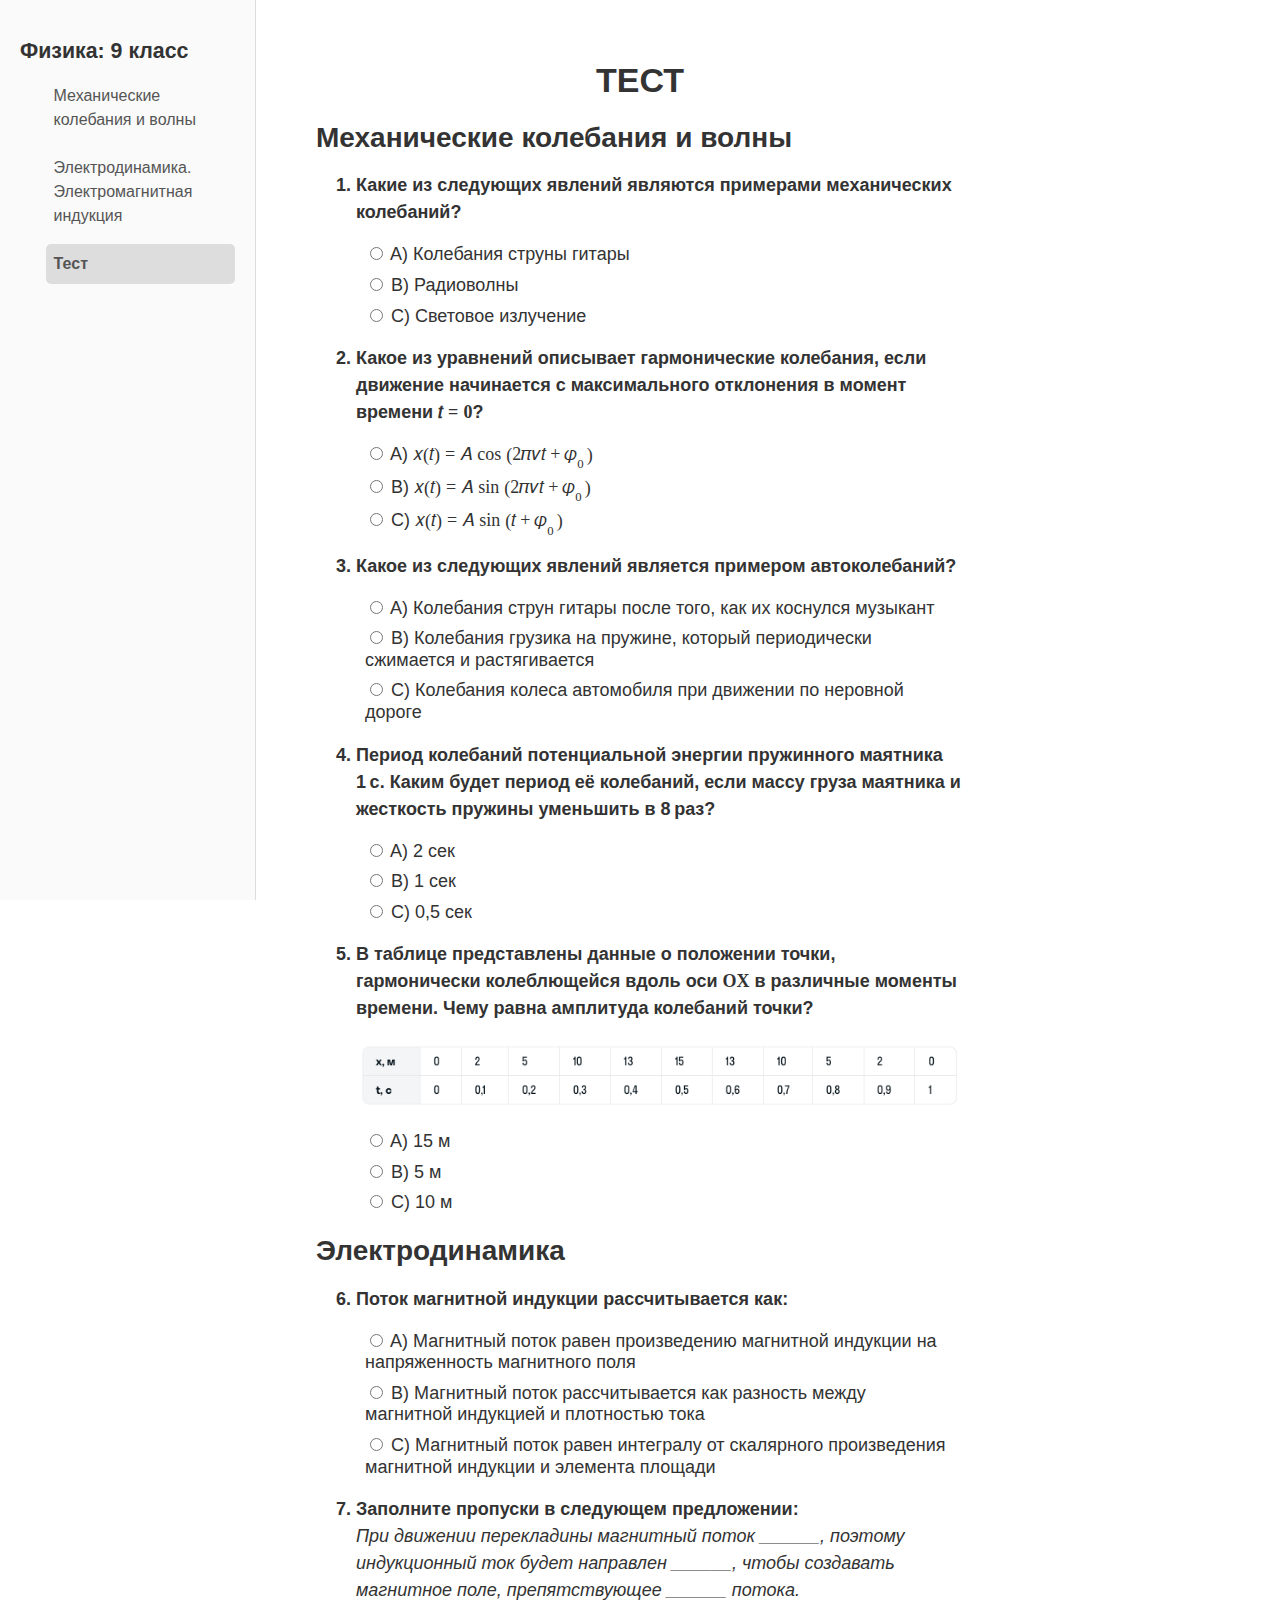
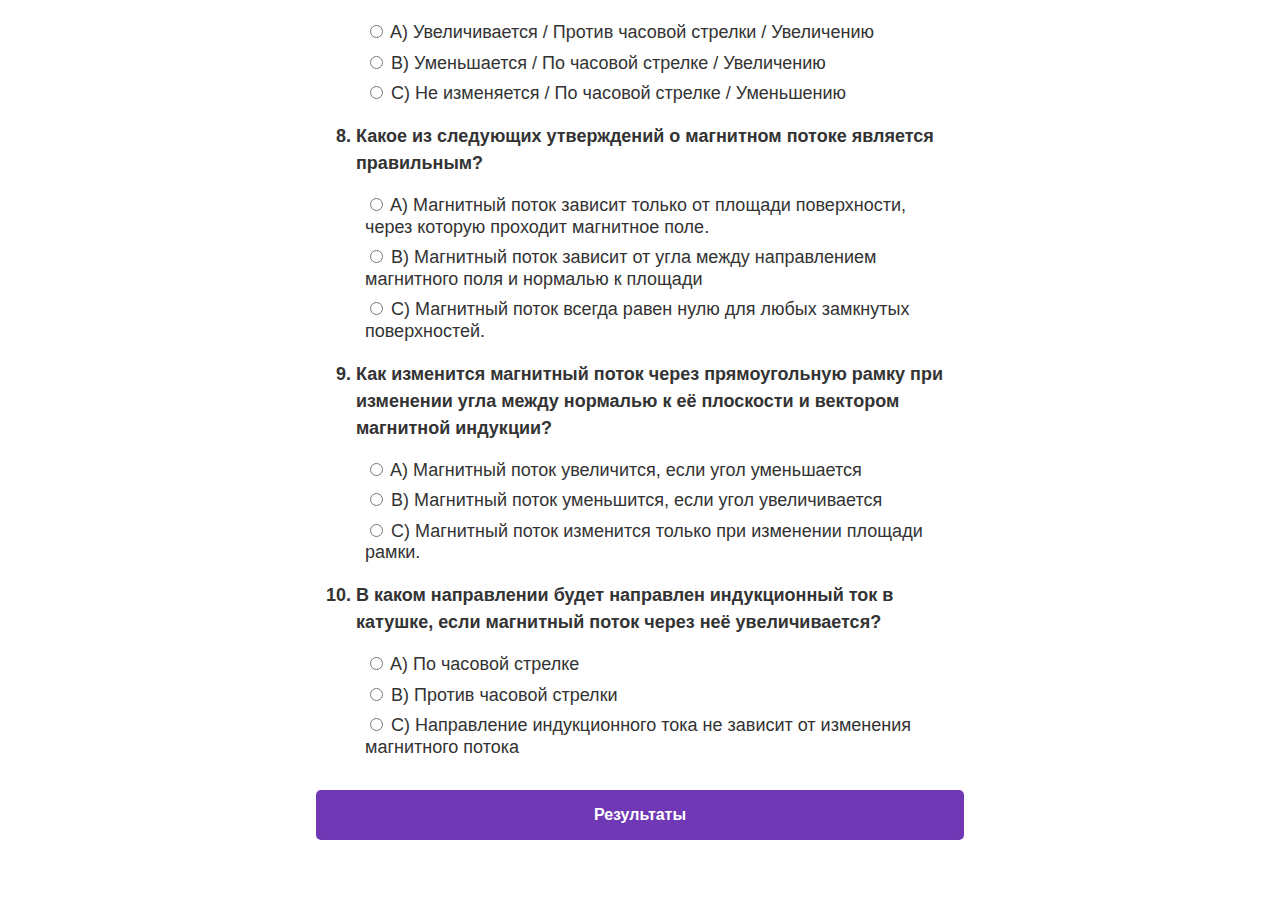
<file: test.html>
<!DOCTYPE html>
<html lang="ru">
  <head>
    <meta charset="UTF-8" />
    <meta name="viewport" content="width=device-width, initial-scale=1.0" />
    <title>Тест на знание пройденного материала</title>
    <link rel="stylesheet" href="styles/styles.css" />
    <link rel="stylesheet" href="styles/test.css" />
    <script defer src="scripts/main.js"></script>
  </head>

  <body>
    <div class="container">
      <!-- Left Sidebar -->
      <nav class="sidebar">
        <h3>Физика: 9 класс</h3>
        <ul>
          <li><a href="index.html">Механические колебания и волны</a></li>
          <li>
            <a href="other.html">Электродинамика. Электромагнитная индукция</a>
          </li>
          <li class="active"><a href="">Тест</a></li>
        </ul>
      </nav>

      <!-- Main Content -->
      <main class="content">
        <!-- Quiz Section -->
        <div id="quiz">
          <h1>ТЕСТ</h1>

          <!-- Mechanical oscillation -->

          <h2>Механические колебания и волны</h2>
          <form id="quiz-form">
            <ol class="questions">
              <li class="question">Какие из следующих явлений являются примерами механических колебаний?</li>
              <div class="answers">
                <label for="1A">
                  <input type="radio" id="1A" name="1" value="A" /> A&rpar; Колебания струны гитары
                </label>
                <label for="1B"> <input type="radio" id="1B" name="1" value="B" /> B&rpar; Радиоволны </label>
                <label for="1C"> <input type="radio" id="1C" name="1" value="C" /> C&rpar; Световое излучение </label>
              </div>

              <li class="question">
                Какое из уравнений описывает гармонические колебания, если движение начинается с максимального
                отклонения в момент времени
                <span class="formula inline">
                  <math><mi>t</mi><mo>=</mo><mn>0</mn></math>
                  <span>?</span>
                </span>
              </li>
              <div class="answers">
                <label for="2A">
                  <input type="radio" id="2A" name="2" value="A" /> A&rpar;
                  <span class="formula inline">
                    <math>
                      <mi>x</mi><mo>(</mo><mi>t</mi><mo>)</mo>
                      <mo>=</mo>
                      <mi>A</mi>
                      <mo>cos</mo>
                      <mo>(</mo><mn>2</mn><mi>&pi;</mi><mi>&nu;</mi><mi>t</mi>
                      <mo>+</mo>
                      <msub> <mi>&phi;</mi><mn>0</mn> </msub>
                      <mo>)</mo>
                    </math>
                  </span>
                </label>
                <label for="2B">
                  <input type="radio" id="2B" name="2" value="B" /> B&rpar;
                  <span class="formula inline">
                    <math>
                      <mi>x</mi><mo>(</mo><mi>t</mi><mo>)</mo>
                      <mo>=</mo>
                      <mi>A</mi>
                      <mo>sin</mo>
                      <mo>(</mo><mn>2</mn><mi>&pi;</mi><mi>&nu;</mi><mi>t</mi>
                      <mo>+</mo>
                      <msub> <mi>&phi;</mi><mn>0</mn> </msub>
                      <mo>)</mo>
                    </math>
                  </span>
                </label>
                <label for="2C">
                  <input type="radio" id="2C" name="2" value="C" /> C&rpar;
                  <span class="formula inline">
                    <math>
                      <mi>x</mi><mo>(</mo><mi>t</mi><mo>)</mo>
                      <mo>=</mo>
                      <mi>A</mi>
                      <mo>sin</mo>
                      <mo>(</mo><mi>t</mi>
                      <mo>+</mo>
                      <msub> <mi>&phi;</mi><mn>0</mn> </msub>
                      <mo>)</mo>
                    </math>
                  </span>
                </label>
              </div>

              <li class="question">Какое из следующих явлений является примером автоколебаний?</li>
              <div class="answers">
                <label for="3A">
                  <input type="radio" id="3A" name="3" value="A" /> A&rpar; Колебания струн гитары после того, как их
                  коснулся музыкант
                </label>
                <label for="3B">
                  <input type="radio" id="3B" name="3" value="B" /> B&rpar; Колебания грузика на пружине, который
                  периодически сжимается и растягивается
                </label>
                <label for="3C">
                  <input type="radio" id="3C" name="3" value="C" /> C&rpar; Колебания колеса автомобиля при движении по
                  неровной дороге
                </label>
              </div>

              <li class="question">
                Период колебаний потенциальной энергии пружинного маятника 1 с. Каким будет период её колебаний, если
                массу груза маятника и жесткость пружины уменьшить в 8 раз?
              </li>
              <div class="answers">
                <label for="4A"><input type="radio" id="4A" name="4" value="A" /> A&rpar; 2 сек</label>
                <label for="4B"><input type="radio" id="4B" name="4" value="B" /> B&rpar; 1 сек</label>
                <label for="4C"><input type="radio" id="4C" name="4" value="C" /> C&rpar; 0,5 сек</label>
              </div>

              <li class="question">
                В таблице представлены данные о положении точки, гармонически колеблющейся вдоль оси
                <span class="fornula inline">
                  <math><mi>OX</mi></math>
                </span>
                в различные моменты времени. Чему равна амплитуда колебаний точки?
              </li>
              <figure class="img-container">
                <img src="pics/test/question5.webp" alt="Таблица данных" />
              </figure>
              <div class="answers">
                <label for="5A"><input type="radio" id="5A" name="5" value="A" /> A&rpar; 15 м</label>
                <label for="5B"><input type="radio" id="5B" name="5" value="B" /> B&rpar; 5 м</label>
                <label for="5C"><input type="radio" id="5C" name="5" value="C" /> C&rpar; 10 м</label>
              </div>
            </ol>

            <!-- Electromagnetism -->

            <h2>Электродинамика</h2>
            <ol class="questions" start="6">
              <li class="question">Поток магнитной индукции рассчитывается как:</li>
              <div class="answers">
                <label for="6A">
                  <input type="radio" id="6A" name="6" value="A" /> A&rpar; Магнитный поток равен произведению магнитной
                  индукции на напряженность магнитного поля
                </label>
                <label for="6B">
                  <input type="radio" id="6B" name="6" value="B" /> B&rpar; Магнитный поток рассчитывается как разность
                  между магнитной индукцией и плотностью тока
                </label>
                <label for="6C">
                  <input type="radio" id="6C" name="6" value="C" /> C&rpar; Магнитный поток равен интегралу от
                  скалярного произведения магнитной индукции и элемента площади
                </label>
              </div>

              <li class="question">
                Заполните пропуски в следующем предложении:
                <br />
                <span class="task">
                  При движении перекладины магнитный поток ______, поэтому индукционный ток будет направлен ______,
                  чтобы создавать магнитное поле, препятствующее ______ потока.
                </span>
              </li>
              <div class="answers">
                <label for="7A">
                  <input type="radio" id="7A" name="7" value="A" /> A&rpar; Увеличивается / Против часовой стрелки /
                  Увеличению
                </label>
                <label for="7B">
                  <input type="radio" id="7B" name="7" value="B" /> B&rpar; Уменьшается / По часовой стрелке /
                  Увеличению
                </label>
                <label for="7C">
                  <input type="radio" id="7C" name="7" value="C" /> C&rpar; Не изменяется / По часовой стрелке /
                  Уменьшению
                </label>
              </div>

              <li class="question">Какое из следующих утверждений о магнитном потоке является правильным?</li>
              <div class="answers">
                <label for="8A">
                  <input type="radio" id="8A" name="8" value="A" /> A&rpar; Магнитный поток зависит только от площади
                  поверхности, через которую проходит магнитное поле.
                </label>
                <label for="8B">
                  <input type="radio" id="8B" name="8" value="B" /> B&rpar; Магнитный поток зависит от угла между
                  направлением магнитного поля и нормалью к площади
                </label>
                <label for="8C">
                  <input type="radio" id="8C" name="8" value="C" /> C&rpar; Магнитный поток всегда равен нулю для любых
                  замкнутых поверхностей.
                </label>
              </div>

              <li class="question">
                Как изменится магнитный поток через прямоугольную рамку при изменении угла между нормалью к её плоскости
                и вектором магнитной индукции?
              </li>
              <div class="answers">
                <label for="9A">
                  <input type="radio" id="9A" name="9" value="A" /> A&rpar; Магнитный поток увеличится, если угол
                  уменьшается
                </label>
                <label for="9B">
                  <input type="radio" id="9B" name="9" value="B" /> B&rpar; Магнитный поток уменьшится, если угол
                  увеличивается
                </label>
                <label for="9C">
                  <input type="radio" id="9C" name="9" value="C" /> C&rpar; Магнитный поток изменится только при
                  изменении площади рамки.
                </label>
              </div>

              <li class="question">
                В каком направлении будет направлен индукционный ток в катушке, если магнитный поток через неё
                увеличивается?
              </li>
              <div class="answers">
                <label for="10A">
                  <input type="radio" id="10A" name="10" value="A" /> A&rpar; По часовой стрелке
                </label>
                <label for="10B">
                  <input type="radio" id="10B" name="10" value="B" /> B&rpar; Против часовой стрелки
                </label>
                <label for="10C">
                  <input type="radio" id="10C" name="10" value="C" /> C&rpar; Направление индукционного тока не зависит
                  от изменения магнитного потока
                </label>
              </div>
            </ol>

            <button type="submit">Результаты</button>
          </form>
        </div>

        <!-- Results Section -->
        <div id="results">
          <h1>РЕЗУЛЬТАТ</h1>
          <p><b>Правильных ответов:</b> <span id="count">0</span> / 10 (<span id="percentage">0</span>%)</p>
          <div id="themes-repeat">
            <h2>Советуем повторить следующие темы:</h2>
            <h3 class="1 3"><a href="index.html#oscillations-types" target="_blank">Свободные и вынужденные колебания</a></h3>
            <h3 class="2 5"><a href="index.html#harmonic-oscillations" target="_blank">Гармонические колебания. Энергия гармонических колебаний</a></h3>
            <h3 class="4"><a href="index.html#spring-pendulum" target="_blank">Пружинный маятник</a></h3>
            <h3 class="6 8 9"><a href="other.html#magnetic-flux" target="_blank">Магнитный поток</a></h3>
            <h3 class="7 10"><a href="other.html#electromagnetic-induction" target="_blank">Явление электромагнитной индукции</a></h3>
          </div>
        </di>
      </main>
    </div>
  </body>
</html>
</file>
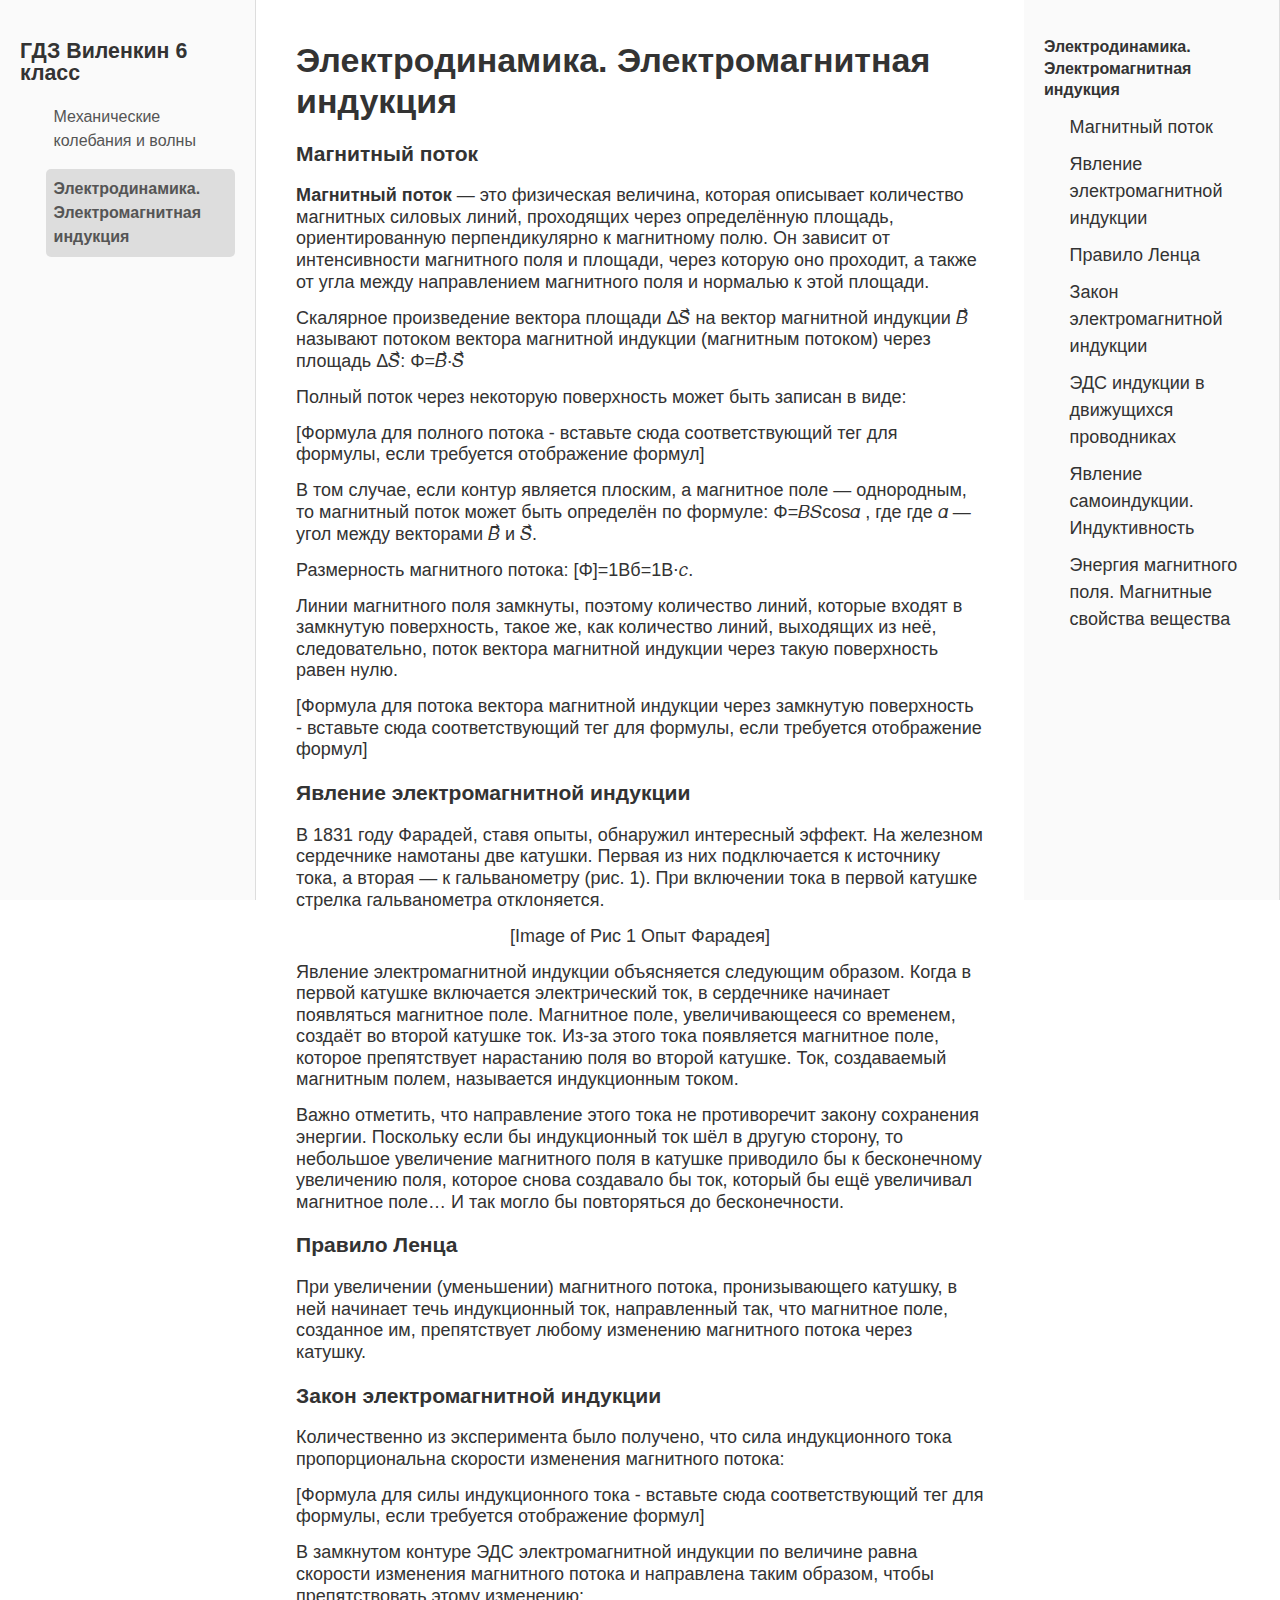
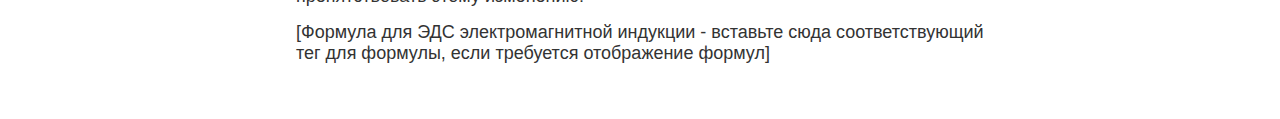
<file: electro/topic21.html>
<!DOCTYPE html>
<html lang="ru">
<head>
    <link rel="stylesheet" href="../styles/styles.css" />
    <meta charset="utf-8" />
    <title>Электродинамика. Электромагнитная индукция</title>
</head>
<body>
    <div class="container">
        <nav class="sidebar">
            <h3>ГДЗ Виленкин 6 класс</h3>
            <ul>
                <li><a href="../index.html">Механические колебания и волны</a></li>
                <li class="active"><a href="#">Электродинамика. Электромагнитная индукция</a></li>
            </ul>
        </nav>

        <main class="content">
            <h1>Электродинамика. Электромагнитная индукция</h1>

            <h3 id="magnet-potok" >Магнитный поток</h3>
            <p>
                <strong>Магнитный поток</strong> — это физическая величина, которая описывает
                количество магнитных силовых линий, проходящих через определённую площадь,
                ориентированную перпендикулярно к магнитному полю. Он зависит от интенсивности
                магнитного поля и площади, через которую оно проходит, а также от угла между
                направлением магнитного поля и нормалью к этой площади.
            </p>

            <p>
                Скалярное
                произведение вектора площади Δ𝑆⃗ на вектор
                магнитной индукции 𝐵⃗ называют
                потоком вектора магнитной индукции (магнитным потоком) через площадь
                Δ𝑆⃗: Φ=𝐵⃗⋅𝑆⃗
            </p>

            <p>
                Полный поток через
                некоторую поверхность может быть записан в виде:
            </p>
            <p>
                [Формула для полного потока -  вставьте сюда соответствующий тег для формулы, если требуется отображение формул]
            </p>

            <p>
                В том случае, если
                контур является плоским, а магнитное поле — однородным, то магнитный поток
                может быть определён по формуле:
                Φ=𝐵𝑆cos𝛼 ,
                где где 𝛼 — угол
                между векторами 𝐵⃗ и 𝑆⃗.
            </p>

            <p>
                Размерность магнитного потока:
                [Φ]=1Вб=1В⋅𝑐.
            </p>

            <p>
                Линии магнитного поля замкнуты, поэтому
                количество линий, которые входят в замкнутую поверхность, такое же, как
                количество линий, выходящих из неё, следовательно, поток вектора магнитной
                индукции через такую поверхность равен нулю.
            </p>
            <p>
                [Формула для потока вектора магнитной индукции через замкнутую поверхность -  вставьте сюда соответствующий тег для формулы, если требуется отображение формул]
            </p>
            <p>

            </p>


            <h3 id="electromag-induction" >Явление электромагнитной индукции</h3>
            <p>
                В 1831 году Фарадей, ставя опыты, обнаружил
                интересный эффект. На железном сердечнике намотаны две катушки. Первая из них
                подключается к источнику тока, а вторая — к гальванометру (рис. 1). При
                включении тока в первой катушке стрелка гальванометра отклоняется.
            </p>

            <p align="center">
                [Image of Рис 1 Опыт Фарадея]
            </p>

            <p>
                Явление электромагнитной индукции объясняется
                следующим образом. Когда в первой катушке включается электрический ток, в
                сердечнике начинает появляться магнитное поле. Магнитное поле, увеличивающееся
                со временем, создаёт во второй катушке ток. Из-за этого тока появляется
                магнитное поле, которое препятствует нарастанию поля во второй катушке. Ток,
                создаваемый магнитным полем, называется индукционным током.
            </p>
            <p>
                Важно отметить, что направление этого тока не
                противоречит закону сохранения энергии. Поскольку если бы индукционный ток шёл
                в другую сторону, то небольшое увеличение магнитного поля в катушке приводило
                бы к бесконечному увеличению поля, которое снова создавало бы ток, который бы
                ещё увеличивал магнитное поле… И так могло бы повторяться до бесконечности.
            </p>


            <h3 id="lenz-rule">Правило Ленца</h3>
            <p>
                При
                увеличении (уменьшении) магнитного потока, пронизывающего катушку, в ней
                начинает течь индукционный ток, направленный так, что магнитное поле, созданное
                им, препятствует любому изменению магнитного потока через катушку.
            </p>


            <h3 id="rule-electromag-induction" >Закон электромагнитной индукции</h3>
            <p>
                Количественно из
                эксперимента было получено, что сила индукционного тока пропорциональна
                скорости изменения магнитного потока:
            </p>
            <p>
                [Формула для силы индукционного тока -  вставьте сюда соответствующий тег для формулы, если требуется отображение формул]
            </p>
            <p>
                В
                замкнутом контуре ЭДС электромагнитной индукции по величине равна скорости
                изменения магнитного потока и направлена таким образом, чтобы препятствовать
                этому изменению:
            </p>
             <p>
                [Формула для ЭДС электромагнитной индукции -  вставьте сюда соответствующий тег для формулы, если требуется отображение формул]
            </p>
        </main>

        <aside class="right-sidebar">
            <h3>Электродинамика. Электромагнитная индукция</h3>
            <ul>
                <li class="active" ><a href="#magnet-potok">Магнитный поток</a></li>
                <li><a href="#electromag-induction">Явление электромагнитной индукции</a></li>
                <li><a href="#lenz-rule">Правило Ленца</a></li>
                <li><a href="#rule-electromag-induction">Закон электромагнитной индукции</a></li>
                <li><a href="topic22.html">ЭДС индукции в движущихся проводникаx</a></li>
                <li><a href="topic23.html">Явление самоиндукции. Индуктивность</a></li>
                <li><a href="topic24.html">Энергия магнитного поля. Магнитные свойства вещества</a></li>
            </ul>
        </aside>
    </div>
</body>
</html>
</file>
<file: styles/styles.css>
/* CSS Variables */
:root {
  --font-primary: "SF Pro Text 400", "Helvetica", "Arial", sans-serif;
  --font-heading: "SF Pro Display 700", sans-serif;
  --color-primary: #333;
  --color-secondary: #555;
  --color-background: #fafafa;
  --color-border: #ddd;
  --color-hover: #ddd;
  --color-active: #9e6700;
  --color-active-background: #fffbf2;
  --spacing-unit: 8px;
  --border-radius: 5px;
}

/* Reset and basic styles */
body,
h1,
h2,
p,
ul,
li {
  margin: 0;
  padding: 0;
  box-sizing: border-box;
}

* {
  box-sizing: border-box;
}

body {
  font-family: var(--font-primary);
  font-size: 18px;
  color: var(--color-primary);
  line-height: 1.2em;
}

/* Layout */
.container {
  display: grid;
  grid-template-columns: 1fr 3fr 1fr;
  height: 100%;
}

.sidebar,
.right-sidebar {
  width: 100%;
  padding: 20px;
  background: var(--color-background);
  overflow-y: auto;
  border-right: 1px solid var(--color-border);

  position: sticky;
  top: 0;
  height: 100vh;
  /* Чтобы на весь экран */
  overflow-y: auto;
  /* Если контент не влезает - скролл внутри сайдбара */
  align-self: start;
  /* Для grid-родителя обязательно! */

  transition: transform 0.3s;  
}

/* Sidebar (Left) */
.sidebar h3 {
  font-size: 16pt;
  margin-bottom: .5em;
  color: var(--color-primary);
}

.sidebar ul {
  list-style: none;
  padding: 0;
  font-size: 12pt;
  min-width: fit-content;
}

.sidebar ul li {
  margin: var(--spacing-unit) 0;
}

.sidebar ul li a {
  text-decoration: none;
  color: var(--color-secondary);
  display: block;
  padding: var(--spacing-unit);
  border-radius: var(--border-radius);
}

.sidebar ul li a:hover,
.sidebar ul li.active a {
  background: var(--color-hover);
}

.sidebar ul li.active a {
  font-weight: 600;
}

/* Main Content */
.content {
  width: 100%;
  padding: 40px;
}

.subtitle {
  font-size: 20px;
  line-height: 1.3em;
  margin-bottom: 24px;
}

.main-image {
  width: 100%;
  max-width: 600px;
  border-radius: 8px;
  margin: 20px 0;
}

.formula {
  display: inline-flex;
  align-items: baseline;
  white-space: nowrap;
}

.block {
  width: 100%;
  justify-content: center;
  margin: -.8em 0 .6em 0;
}

.in-list {
  margin: .8em 0 -.6em 0;
}

.with-index {
  justify-content: space-between;
}

.formula:not(.inline) math {
  font-size: 14pt;
}

.inline {
  display: inline-flex;
  align-items: baseline;
}

.img-container {
  height: fit-content;
  margin: .8em 0;
}

.img-container img {
  max-width: 100%;
  height: auto;
  max-height: 300px;
}

.img-label {
  font-style: italic;
  font-size: calc(1em - 2px);
}

h1 {
  font-family: var(--font-heading);
  font-size: 34px;
  line-height: 1.2em;
  margin-bottom: 20px;
}

h2 {
  font-family: var(--font-heading);
  font-size: 28px;
  line-height: 1.2em;
  margin-top: 20px;
  margin-bottom: 12px;
}

ul,
ol {
  margin-left: 1.6rem;
  margin-top: 0.8rem;
  margin-bottom: 0.6rem;
}

li {
  line-height: 1.5em;
}

p {
  margin-bottom: 0.8em;
}

math {
  font-family: Cambria Math, Cambria, Cochin, Georgia, Times, "Times New Roman", serif;
}

/* Стиль для audio элемента */
.audio-block {
  display: flex ;
  align-items: center;
}

.audio-block a {
  margin: 0 1em;
  text-decoration: none;

  padding: .5em;
  font-weight: bold;
  background-color: var(--color-active-background);
  color: var(--color-active);
  border: 2px solid var(--color-active);
  border-radius: 5px;
  cursor: pointer;
}

/* Стиль для video элемента */
.vid-container a {
  display: block;
  margin: 0 auto;
  text-align: center;
  text-decoration: none;

  width: 50%;
  max-width: 800px;
  padding: .5em;
  font-weight: bold;
  background-color: var(--color-active-background);
  color: var(--color-active);
  border: 2px solid var(--color-active);
  border-radius: 5px;
  cursor: pointer;
}

video {
  display: block;
  /* Ensures proper alignment */
  margin: 20px auto;
  /* Centers the video */
  border-radius: 10px;
  /* Rounded corners */
  box-shadow: 0 4px 8px rgba(0, 0, 0, 0.2);
  /* Soft shadow */
  width: 100%;
  /* Adjusts to the container width */
  max-width: 800px;
  /* Prevents it from becoming too large */
  height: auto;
  /* Keeps aspect ratio */
  outline: none;
  /* Removes focus outline */
}

video::-webkit-media-controls {
  filter: invert(100%);
  /* Custom styling for media controls */
}

video:hover {
  transform: scale(1.02);
  /* Slight zoom effect on hover */
  transition: transform 0.3s ease-in-out;
}

/* Right Sidebar */
.right-sidebar h3 {
  font-size: 16px;
  margin-bottom: 10px;
}

.right-sidebar ul {
  list-style: none;
}

.right-sidebar ul li {
  margin-bottom: 10px;
}

.right-sidebar ul li a {
  text-decoration: none;
  color: var(--color-primary);
}

.right-sidebar ul li a:hover {
  text-decoration: underline;
}

/* Note Component */
.note {
  background: var(--color-active-background);
  border-left: 5px solid var(--color-active);
  padding: 15px;
  border-radius: 8px;
  box-shadow: 0px 2px 5px rgba(0, 0, 0, 0.1);
  margin-top: 20px;
  margin-bottom: 20px;
}

.note strong {
  display: block;
  font-size: 16px;
  color: var(--color-active);
  margin-bottom: 5px;
}

.note p {
  font-size: 16px;
  line-height: 1.5em;
}

/* Responsive Design */
@media (max-width: 1150px) {
  .container {
    grid-template-columns: 3fr 1fr;
  }

  .sidebar {
    transform: translateX(-100%);
    position: fixed;
    right: 0;
    top: 0;
    height: 100vh;
    z-index: 9999;    
  }
}

@media (max-width: 900px) {
  .container {
    grid-template-columns: 1fr;
  }

  .right-sidebar {
    transform: translateX(100%);
    position: fixed;
    right: 0;
    top: 0;
    height: 100vh;
    z-index: 9999;
  }
}
</file>
<file: styles/test.css>
/* Basic styling for layout and readability */

#quiz,
#results {
  max-width: 800px;
  margin: 0 auto;
  background-color: #fff;
  padding: 20px;
  border-radius: 5px;
}

#results,
#themes-repeat,
#themes-repeat h3 {
  display: none;
  /* Hidden until quiz is submitted */
}

#results p {
  font-size: 18px;
  margin: 10px 0;
}

#themes-repeat {
  margin-top: 24px;
}

.questions {
  margin-left: 0;
}

.question {
  margin: 1em 0;
}

.question,
.question * {
  font-weight: bold;
}

.task {
  font-weight: normal;
  font-style: italic;
}

.answers label {
  display: block;
  margin: 0.5em;
  cursor: pointer;
}

h1 {
  text-align: center;
  color: #333;
}

h3 a {
  text-decoration: none;
  color: var(--color-primary);
}

h3 a:hover {
  color: var(--color-secondary);
}

button {
  display: block;
  width: 100%;
  margin-top: 2em;
  padding: 1em;
  font-size: 16px;
  font-weight: bold;
  background-color: #7138B5;
  color: #fff;
  border: none;
  border-radius: 5px;
  cursor: pointer;
}

button:hover {
  background-color: #35096B;
}

@media (max-width: 1150px) {
    .container {
      grid-template-columns: 1fr;
    }
}
</file>
